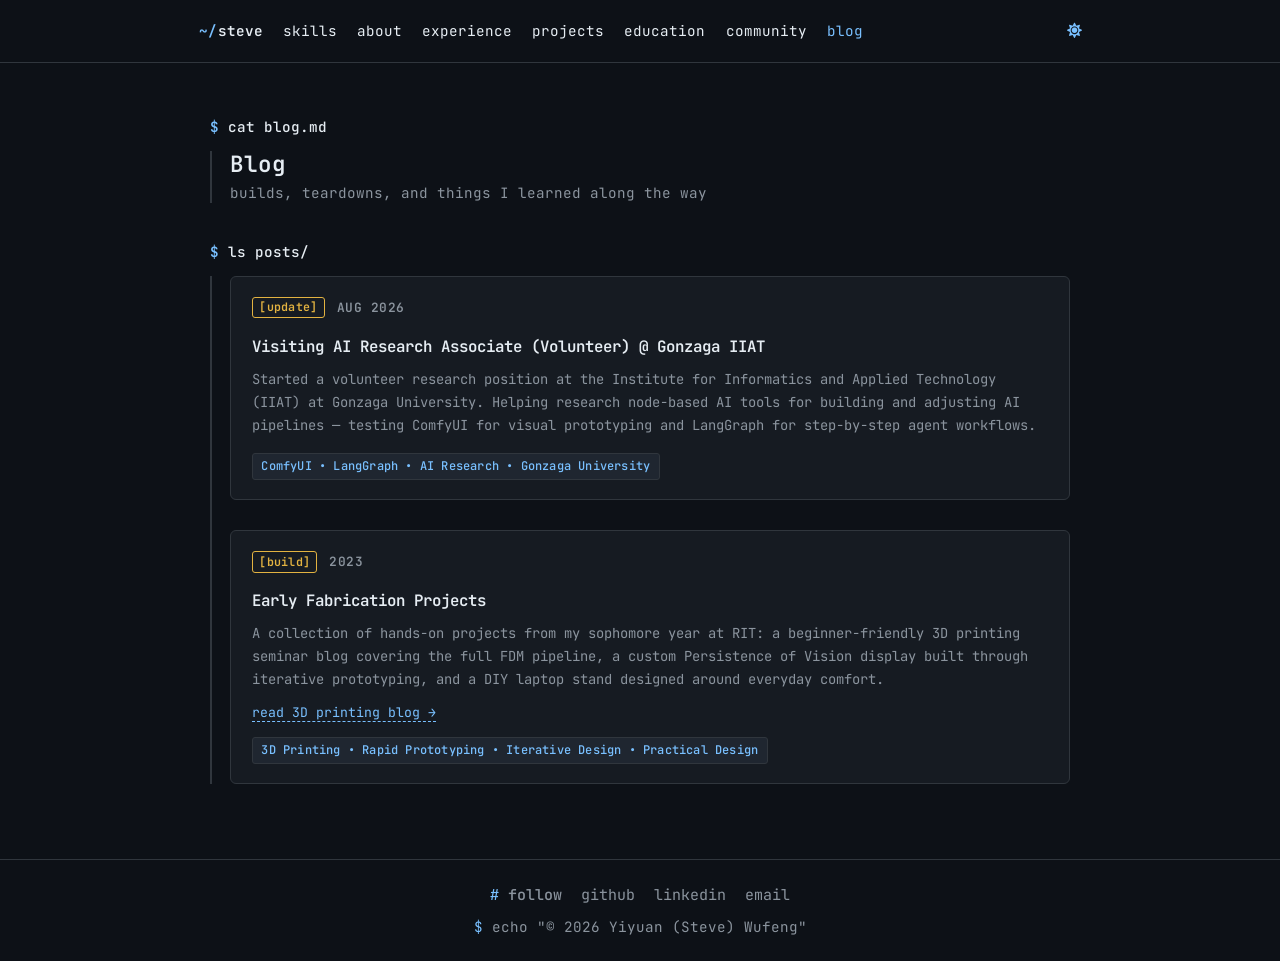
<file: blog.html>
<!DOCTYPE html>
<html lang="en" data-theme="dark">
<head>
    <meta charset="UTF-8">
    <meta name="viewport" content="width=device-width, initial-scale=1.0">
    <title>Blog — Yiyuan (Steve) Wufeng</title>
    <link rel="preconnect" href="https://fonts.googleapis.com">
    <link rel="preconnect" href="https://fonts.gstatic.com" crossorigin>
    <link href="https://fonts.googleapis.com/css2?family=JetBrains+Mono:wght@400;500;600;700&display=swap" rel="stylesheet">
    <link rel="stylesheet" href="index.css">
    <link rel="stylesheet" href="https://use.fontawesome.com/releases/v5.7.1/css/all.css">
    <script>
      (function () {
        try {
          var stored = localStorage.getItem('theme');
          var theme = (stored === 'light' || stored === 'dark') ? stored : 'dark';
          document.documentElement.setAttribute('data-theme', theme);
        } catch (e) {
          document.documentElement.setAttribute('data-theme', 'dark');
        }
      })();
    </script>
</head>
<body>

    <div class="masthead">
      <div class="masthead__inner">
        <nav class="masthead__nav">
          <a href="index.html" class="masthead__home">steve</a>
          <a href="index.html#skills">skills</a>
          <a href="index.html#about">about</a>
          <a href="index.html#work">experience</a>
          <a href="index.html#projects">projects</a>
          <a href="index.html#education">education</a>
          <a href="index.html#community">community</a>
          <a href="blog.html" style="color: var(--accent);">blog</a>
        </nav>
        <button type="button" class="theme-toggle" aria-label="Toggle light/dark theme">
          <i class="fas fa-sun icon-light" aria-hidden="true"></i>
          <i class="fas fa-moon icon-dark" aria-hidden="true"></i>
        </button>
      </div>
    </div>

    <main class="terminal">

      <section class="terminal__section">
        <span class="terminal__prompt">cat blog.md</span>
        <div class="terminal__output">
          <div class="terminal__whoami-row">
            <div class="terminal__whoami-text">
              <p class="terminal__whoami">Blog</p>
              <p class="terminal__whoami-role">builds, teardowns, and things I learned along the way</p>
            </div>
          </div>
        </div>
      </section>

      <section class="terminal__section">
        <span class="terminal__prompt">ls posts/</span>
        <div class="terminal__output">
          <div class="blog-list">

            <article class="blog-post reveal">
              <div class="blog-post__meta">
                <span class="tag tag--blog">update</span>
                <span class="blog-post__date">Aug 2026</span>
              </div>
              <h2 class="blog-post__title">Visiting AI Research Associate (Volunteer) @ Gonzaga IIAT</h2>
              <p class="blog-post__excerpt">Started a volunteer research position at the Institute for Informatics and Applied Technology (IIAT) at Gonzaga University. Helping research node-based AI tools for building and adjusting AI pipelines — testing ComfyUI for visual prototyping and LangGraph for step-by-step agent workflows.</p>
              <span class="tags">ComfyUI &bull; LangGraph &bull; AI Research &bull; Gonzaga University</span>
            </article>

            <article class="blog-post reveal">
              <div class="blog-post__meta">
                <span class="tag tag--blog">build</span>
                <span class="blog-post__date">2023</span>
              </div>
              <h2 class="blog-post__title">
                <a href="https://sites.google.com/g.rit.edu/stevew-blog/home?authuser=0" target="_blank" rel="noopener noreferrer">Early Fabrication Projects</a>
              </h2>
              <p class="blog-post__excerpt">A collection of hands-on projects from my sophomore year at RIT: a beginner-friendly 3D printing seminar blog covering the full FDM pipeline, a custom Persistence of Vision display built through iterative prototyping, and a DIY laptop stand designed around everyday comfort.</p>
              <div class="blog-post__links">
                <a href="https://sites.google.com/g.rit.edu/stevew-blog/home?authuser=0" target="_blank" rel="noopener noreferrer">read 3D printing blog &rarr;</a>
              </div>
              <span class="tags">3D Printing &bull; Rapid Prototyping &bull; Iterative Design &bull; Practical Design</span>
            </article>

          </div>
        </div>
      </section>

    </main>

    <footer class="site-footer">
      <div class="site-footer__follow">
        <ul>
          <li><strong>follow</strong></li>
          <li><a href="https://github.com/SteveWufeng">github</a></li>
          <li><a href="https://linkedin.com/in/yiyuan-wufeng/">linkedin</a></li>
          <li><a href="mailto:yfeng219@gmail.com">email</a></li>
        </ul>
      </div>
      <div class="site-footer__copyright">echo "&copy; 2026 Yiyuan (Steve) Wufeng"</div>
    </footer>

    <script>
      (function () {
        var button = document.querySelector('.theme-toggle');
        if (!button) return;
        button.addEventListener('click', function () {
          var current = document.documentElement.getAttribute('data-theme');
          var next = current === 'dark' ? 'light' : 'dark';
          document.documentElement.setAttribute('data-theme', next);
          try { localStorage.setItem('theme', next); } catch (e) {}
        });
      })();

      var observer = new IntersectionObserver(function (entries) {
        entries.forEach(function (entry) {
          if (entry.isIntersecting) entry.target.classList.add('active');
        });
      }, { threshold: 0.15 });
      document.querySelectorAll('.reveal').forEach(function (el) { observer.observe(el); });
    </script>
</body>
</html>
</file>
<file: index.css>
/* ==========================================================================
   STEVE WUFENG — Terminal Aesthetic
   Matches the style of chanelfcheng.github.io
   ========================================================================== */

:root {
  --bg: #fafaf7;
  --text: #1f2328;
  --accent: #0969da;
  --border: #d8d7d2;
  --code-bg: #f0efeb;
  --tag-ml: #0969da;
  --tag-agentic: #1a7f37;
  --tag-media: #8250df;
  --tag-blog: #bf8700;
  --muted: #6e7781;
  --link-hover: #0550ae;
  --card-bg: #fafaf7;
}

[data-theme="dark"] {
  --bg: #0d1117;
  --text: #e6edf3;
  --accent: #79c0ff;
  --border: #30363d;
  --code-bg: #1f2630;
  --tag-ml: #79c0ff;
  --tag-agentic: #7ee787;
  --tag-media: #d2a8ff;
  --tag-blog: #e3b341;
  --muted: #8b949e;
  --link-hover: #a8d4ff;
  --card-bg: #161b22;
}

html {
  scroll-behavior: smooth;
}

body {
  font-family: "JetBrains Mono", "SF Mono", "Fira Code", Menlo, Monaco, Consolas, monospace;
  background-color: var(--bg);
  color: var(--text);
  margin: 0;
  font-size: 15px;
  line-height: 1.65;
  font-feature-settings: "calt" 1, "liga" 1;
}

/* ==========================================================================
   MASTHEAD — terminal nav bar
   ========================================================================== */
.masthead {
  position: sticky;
  top: 0;
  z-index: 200;
  border-bottom: 1px solid var(--border);
  background-color: var(--bg);
}

.masthead__inner {
  max-width: 900px;
  margin: 0 auto;
  padding: 0.9em 1.5em;
  display: flex;
  align-items: center;
  justify-content: space-between;
}

.masthead__nav {
  display: flex;
  align-items: center;
  gap: 0.2em;
  flex-wrap: wrap;
}

.masthead__nav a {
  color: var(--text);
  text-decoration: none;
  border-bottom: 0;
  padding: 0.4em 0.6em;
  font-size: 0.95em;
  transition: color 0.2s ease;
}

.masthead__nav a:hover {
  color: var(--accent);
}

.masthead__nav a.masthead__home {
  font-weight: 600;
}

.masthead__nav a.masthead__home::before {
  content: "~/";
  color: var(--tag-ml);
  margin-right: 0.1em;
}

.theme-toggle {
  background: transparent;
  border: 0;
  padding: 0.4em 0.55em;
  font-size: 1em;
  line-height: 1;
  cursor: pointer;
  color: var(--accent);
  transition: color 0.2s ease;
}

.theme-toggle:hover {
  color: var(--link-hover);
}

.theme-toggle .icon-light { display: none; }
.theme-toggle .icon-dark  { display: inline; }

[data-theme="dark"] .theme-toggle .icon-light { display: inline; }
[data-theme="dark"] .theme-toggle .icon-dark  { display: none; }

/* ==========================================================================
   TERMINAL HOME LAYOUT
   ========================================================================== */
.terminal {
  max-width: 860px;
  margin: 0 auto;
  padding: 2.5em 1.5em 4em;
}

@media (min-width: 768px) {
  .terminal {
    padding: 3.5em 2em 5em;
  }
}

.terminal__section {
  margin: 0 0 2.5em;
}

.terminal__section:last-child {
  margin-bottom: 0;
}

.terminal__prompt {
  display: block;
  margin: 0 0 0.85em;
  color: var(--text);
  font-size: 0.95em;
  font-weight: 500;
  white-space: nowrap;
  overflow-x: auto;
}

.terminal__prompt::before {
  content: "$ ";
  color: var(--tag-ml);
  font-weight: 600;
}

.terminal__output {
  padding-left: 1.2em;
  border-left: 2px solid var(--border);
}

.terminal__output > p:first-child { margin-top: 0; }
.terminal__output > p:last-child  { margin-bottom: 0; }

.terminal__output h1,
.terminal__output h2,
.terminal__output h3 {
  margin-top: 1em;
  font-size: 1.05em;
  color: var(--text);
}

/* ==========================================================================
   WHOAMI HERO
   ========================================================================== */
.terminal__whoami-row {
  display: flex;
  align-items: center;
  gap: 1.1em;
}

.terminal__avatar {
  flex-shrink: 0;
  width: 84px;
  height: 84px;
  border-radius: 50%;
  object-fit: cover;
  border: 2px solid var(--border);
}

@media (min-width: 768px) {
  .terminal__avatar {
    width: 100px;
    height: 100px;
  }
}

.terminal__whoami-text {
  min-width: 0;
  flex: 1;
}

.terminal__whoami {
  font-size: 1.5em;
  font-weight: 600;
  margin: 0;
  color: var(--text);
  line-height: 1.2;
}

.terminal__whoami-role {
  display: block;
  font-size: 0.95em;
  font-weight: 400;
  color: var(--muted);
  margin: 0.35em 0 0;
  line-height: 1.4;
}

.terminal__social {
  list-style: none;
  padding: 0;
  margin: 0.7em 0 0;
  display: flex;
  flex-wrap: wrap;
  gap: 1em;
  font-size: 0.9em;
}

.terminal__social li { padding: 0; }

.terminal__social a {
  color: var(--text);
  border-bottom: 1px dashed var(--muted);
  padding-bottom: 0.05em;
  text-decoration: none;
  transition: color 0.2s ease;
}

.terminal__social a i {
  color: var(--accent);
  margin-right: 0.25em;
}

.terminal__social a:hover {
  color: var(--accent);
  border-bottom-color: currentColor;
}

/* ==========================================================================
   TAG PILLS
   ========================================================================== */
.tag {
  display: inline-block;
  font-family: "JetBrains Mono", monospace;
  font-size: 0.78em;
  font-weight: 600;
  padding: 0.15em 0.55em;
  border-radius: 3px;
  border: 1px solid currentColor;
  background: transparent;
  letter-spacing: 0.02em;
  white-space: nowrap;
  line-height: 1.4;
  vertical-align: 0.1em;
}

.tag::before { content: "["; }
.tag::after  { content: "]"; }

.tag--skills     { color: var(--tag-ml); }
.tag--agentic    { color: var(--tag-agentic); }
.tag--experience { color: var(--tag-media); }

/* ==========================================================================
   SECTION CONTENT
   ========================================================================== */
.terminal__content {
  font-size: 0.92em;
  line-height: 1.65;
  color: var(--text);
}

.terminal__content p {
  margin: 0 0 0.8em;
}

.terminal__content p:last-child {
  margin-bottom: 0;
}

/* ==========================================================================
   SKILLS GRID
   ========================================================================== */
.skills-grid {
  display: grid;
  grid-template-columns: auto 1fr;
  gap: 10px 20px;
}

.skills-grid strong {
  color: var(--accent);
  font-size: 0.88rem;
}

.skills-grid span {
  color: var(--muted);
  font-size: 0.88rem;
  line-height: 1.6;
}

/* ==========================================================================
   ABOUT CARDS
   ========================================================================== */
.about-cards {
  display: flex;
  flex-direction: column;
  gap: 1em;
}

.stub-card {
  background: var(--card-bg);
  border-radius: 6px;
  padding: 1.1em 1.2em;
  border: 1px solid var(--border);
  border-left: 3px solid var(--accent);
  transition: border-color 0.2s, transform 0.2s;
}

.stub-card:hover {
  border-left-color: var(--tag-agentic);
  transform: translateX(4px);
}

.stub-question {
  font-weight: 600;
  font-size: 1em;
  color: var(--text);
  margin: 0 0 0.4em 0;
}

.stub-answer {
  color: var(--muted);
  font-size: 0.92rem;
  line-height: 1.6;
  margin: 0;
}

/* ==========================================================================
   TIMELINE
   ========================================================================== */
.timeline {
  position: relative;
  padding-left: 40px;
}

.timeline::before {
  content: '';
  position: absolute;
  left: 7px;
  top: 0;
  bottom: 0;
  width: 2px;
  background: var(--border);
}

.timeline-item {
  margin-bottom: 2em;
  position: relative;
  transition: 0.3s;
}

.timeline-item::after {
  content: '';
  position: absolute;
  left: -38px;
  top: 8px;
  width: 12px;
  height: 12px;
  background: var(--bg);
  border: 3px solid var(--accent);
  border-radius: 50%;
  z-index: 2;
}

.timeline-item .content {
  background: var(--card-bg);
  padding: 1.1em 1.2em;
  border-radius: 6px;
  border: 1px solid var(--border);
  transition: transform 0.3s, box-shadow 0.3s;
}

.timeline-item:hover .content {
  transform: translateX(6px);
  box-shadow: 0 8px 20px rgba(9, 105, 218, 0.08);
}

[data-theme="dark"] .timeline-item:hover .content {
  box-shadow: 0 8px 20px rgba(121, 192, 255, 0.08);
}

.timeline-item .date {
  font-size: 0.8rem;
  font-weight: 600;
  color: var(--muted);
  margin-bottom: 5px;
  text-transform: uppercase;
  letter-spacing: 0.5px;
}

.timeline-item h3 {
  font-size: 1.05rem;
  margin: 0 0 0.5em 0;
  color: var(--text);
}

.timeline-item p {
  font-size: 0.92rem;
  line-height: 1.6;
  color: var(--muted);
  margin: 0 0 0.5em 0;
}

.timeline-item p:last-child {
  margin-bottom: 0;
}

/* ==========================================================================
   TAGS (inline experience tags)
   ========================================================================== */
.tags {
  display: inline-block;
  margin-top: 0.5em;
  padding: 0.2em 0.7em;
  background: var(--code-bg);
  border-radius: 3px;
  font-size: 0.75rem;
  color: var(--accent);
  font-weight: 500;
  letter-spacing: 0.2px;
  border: 1px solid var(--border);
}

/* ==========================================================================
   FEATURED PROJECTS LIST
   ========================================================================== */
.terminal__featured {
  list-style: none;
  padding: 0;
  margin: 0;
}

.terminal__featured li {
  padding: 0.45em 0;
  line-height: 1.5;
  border-bottom: 1px dotted var(--border);
}

.terminal__featured li:last-child {
  border-bottom: 0;
}

.terminal__featured li a.tag + a {
  margin-left: 0.55em;
}

.terminal__featured li a:not(.tag) {
  color: var(--text);
  border-bottom: 0;
  text-decoration: none;
}

.terminal__featured li a:not(.tag):hover {
  color: var(--accent);
  text-decoration: underline;
  text-underline-offset: 3px;
}

/* ==========================================================================
   PROJECT CARDS
   ========================================================================== */
.project-grid {
  display: grid;
  grid-template-columns: 1fr;
  gap: 1.5em;
}

@media (min-width: 768px) {
  .project-grid {
    grid-template-columns: repeat(2, minmax(0, 1fr));
  }
}

.project-card {
  position: relative;
  display: flex;
  flex-direction: column;
  background: var(--card-bg);
  border: 1px solid var(--border);
  border-radius: 6px;
  overflow: hidden;
  transition: border-color 0.2s, transform 0.2s, box-shadow 0.2s;
}

.project-card:hover {
  border-color: var(--muted);
  transform: translateY(-3px);
  box-shadow: 0 8px 20px rgba(0, 0, 0, 0.10);
}

.project-card--agentic  { border-top: 3px solid var(--tag-agentic); }
.project-card--experience { border-top: 3px solid var(--tag-media); }

.project-card__body {
  padding: 1.1em 1.2em 1.25em;
  display: flex;
  flex-direction: column;
  gap: 0.65em;
  flex: 1;
}

.project-card__tag-row {
  display: flex;
  align-items: center;
  gap: 0.6em;
}

.project-card__title {
  margin: 0;
  font-size: 1.05em;
  font-weight: 600;
  line-height: 1.35;
  color: var(--text);
}

.project-card__title a {
  color: inherit;
  border-bottom: 0;
  text-decoration: none;
}

.project-card__title a:hover {
  color: var(--accent);
}

.project-card__desc {
  margin: 0;
  font-size: 0.92em;
  line-height: 1.6;
  color: var(--muted);
}

.project-card__desc p {
  margin: 0 0 0.7em;
}

.project-card__desc p:last-child {
  margin-bottom: 0;
}

.project-card__links {
  margin: 0.25em 0 0;
  display: flex;
  flex-wrap: wrap;
  gap: 1em;
  font-size: 0.88em;
}

.project-card__links a {
  color: var(--accent);
  border-bottom: 1px dashed currentColor;
  text-decoration: none;
}

.project-card__links a:hover {
  border-bottom-style: solid;
}

/* ==========================================================================
   EDUCATION CARD
   ========================================================================== */
.edu-card {
  display: flex;
  align-items: flex-start;
  gap: 18px;
  background: var(--card-bg);
  padding: 1.3em 1.4em;
  border-radius: 6px;
  border: 1px solid var(--border);
  transition: box-shadow 0.2s;
}

.edu-card:hover {
  box-shadow: 0 8px 16px rgba(9, 105, 218, 0.06);
}

[data-theme="dark"] .edu-card:hover {
  box-shadow: 0 8px 16px rgba(121, 192, 255, 0.06);
}

.edu-icon {
  width: 48px;
  height: 48px;
  border-radius: 12px;
  background: var(--code-bg);
  display: flex;
  align-items: center;
  justify-content: center;
  color: var(--accent);
  font-size: 1.2rem;
  flex-shrink: 0;
}

.edu-body h3 {
  margin: 0 0 4px 0;
  font-size: 1.1rem;
  color: var(--text);
}

.edu-meta {
  font-size: 0.82rem;
  color: var(--muted);
  margin: 0 0 8px 0;
}

.edu-degree {
  font-size: 0.92rem;
  color: var(--muted);
  margin: 0;
}

.edu-gpa {
  display: inline-block;
  background: var(--code-bg);
  color: var(--accent);
  padding: 2px 10px;
  border-radius: 20px;
  font-size: 0.82rem;
  font-weight: 600;
  margin-left: 8px;
  border: 1px solid var(--border);
}

/* ==========================================================================
   BLOG POSTS
   ========================================================================== */
.tag--blog { color: var(--tag-blog); }

.blog-list {
  display: flex;
  flex-direction: column;
  gap: 2em;
}

.blog-post {
  background: var(--card-bg);
  border: 1px solid var(--border);
  border-radius: 6px;
  padding: 1.3em 1.4em;
  transition: border-color 0.2s, transform 0.2s, box-shadow 0.2s;
}

.blog-post:hover {
  border-color: var(--muted);
  transform: translateX(4px);
  box-shadow: 0 8px 20px rgba(0, 0, 0, 0.08);
}

[data-theme="dark"] .blog-post:hover {
  box-shadow: 0 8px 20px rgba(121, 192, 255, 0.06);
}

.blog-post__meta {
  display: flex;
  align-items: center;
  gap: 0.8em;
  margin-bottom: 0.6em;
}

.blog-post__date {
  font-size: 0.8rem;
  font-weight: 600;
  color: var(--muted);
  text-transform: uppercase;
  letter-spacing: 0.5px;
}

.blog-post__title {
  margin: 0 0 0.5em;
  font-size: 1.15em;
  font-weight: 600;
  color: var(--text);
}

.blog-post__title a {
  color: inherit;
  border-bottom: 0;
  text-decoration: none;
}

.blog-post__title a:hover {
  color: var(--accent);
}

.blog-post__excerpt {
  font-size: 0.92em;
  line-height: 1.65;
  color: var(--muted);
  margin: 0 0 0.8em;
}

.blog-post__excerpt:last-child {
  margin-bottom: 0;
}

.blog-post__links {
  margin: 0 0 0.6em;
  font-size: 0.88em;
}

.blog-post__links a {
  color: var(--accent);
  border-bottom: 1px dashed currentColor;
  text-decoration: none;
}

.blog-post__links a:hover {
  border-bottom-style: solid;
}

/* ==========================================================================
   FOOTER
   ========================================================================== */
.site-footer {
  border-top: 1px solid var(--border);
  padding: 1.5em 2em;
  text-align: center;
}

.site-footer__follow {
  margin: 0 0 0.5em;
}

.site-footer__follow ul {
  list-style: none;
  padding: 0;
  margin: 0;
  display: flex;
  flex-wrap: wrap;
  gap: 1.25em;
  justify-content: center;
  align-items: center;
}

.site-footer__follow li { padding: 0; }

.site-footer__follow strong {
  color: var(--muted);
  font-weight: 500;
}

.site-footer__follow strong::before {
  content: "# ";
  color: var(--tag-ml);
}

.site-footer__follow a {
  color: var(--muted);
  border-bottom: 1px dashed transparent;
  text-decoration: none;
}

.site-footer__follow a:hover {
  color: var(--accent);
  border-bottom-color: currentColor;
}

.site-footer__copyright {
  color: var(--muted);
  font-size: 0.95em;
}

.site-footer__copyright::before {
  content: "$ ";
  color: var(--tag-ml);
}

/* ==========================================================================
   LINKS
   ========================================================================== */
a {
  text-decoration: none;
  border-bottom: 1px dashed currentColor;
  transition: color 0.2s ease-in-out;
}

a:hover {
  border-bottom-style: solid;
}

/* ==========================================================================
   SCROLL ANIMATION
   ========================================================================== */
.reveal {
  opacity: 0;
  transform: translateY(20px);
}

.reveal.active {
  opacity: 1;
  transform: translateY(0);
  transition: opacity 0.5s ease-out, transform 0.5s ease-out;
}

/* ==========================================================================
   RESPONSIVE
   ========================================================================== */
@media (max-width: 600px) {
  .terminal__whoami-row {
    flex-direction: column;
    text-align: center;
  }

  .terminal__social {
    justify-content: center;
  }

  .skills-grid {
    grid-template-columns: 1fr;
  }

  .project-grid {
    grid-template-columns: 1fr;
  }

  .masthead__nav {
    gap: 0;
  }

  .masthead__nav a {
    padding: 0.3em 0.4em;
    font-size: 0.85em;
  }
}
</file>
